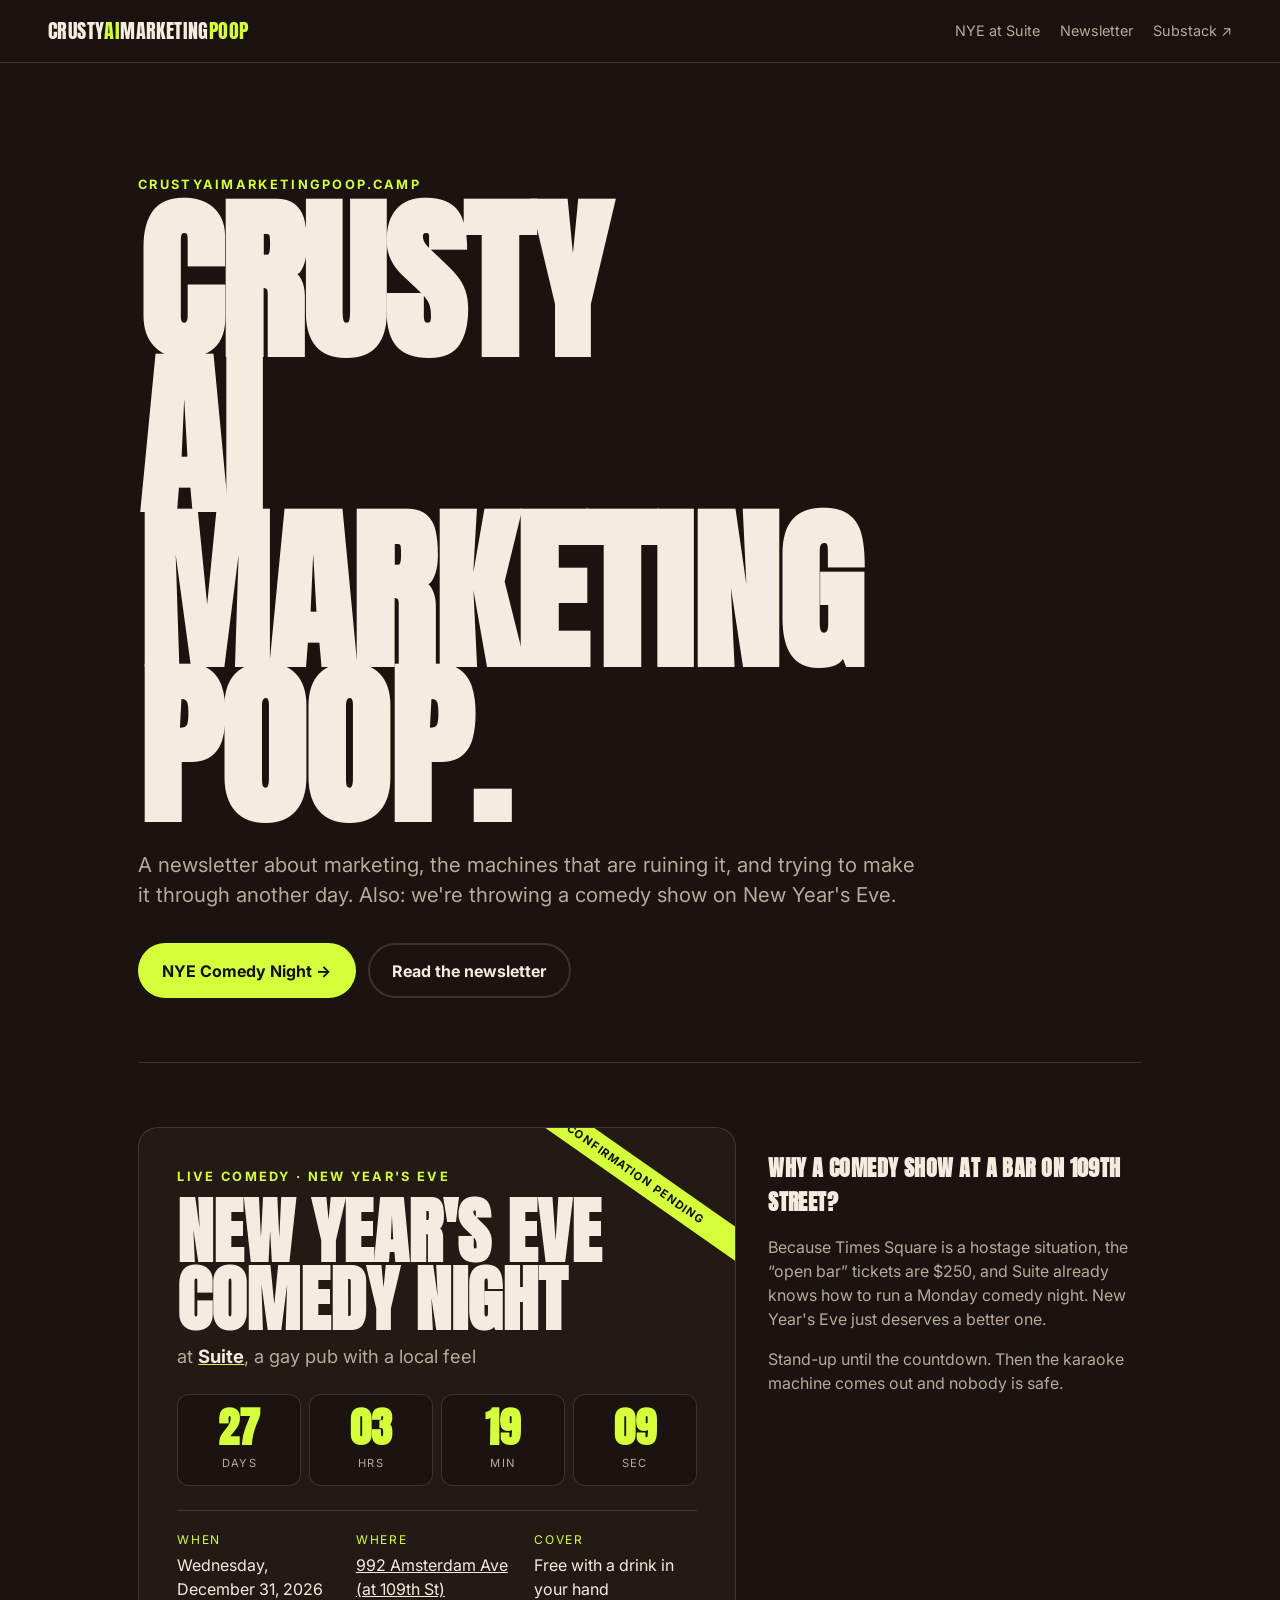
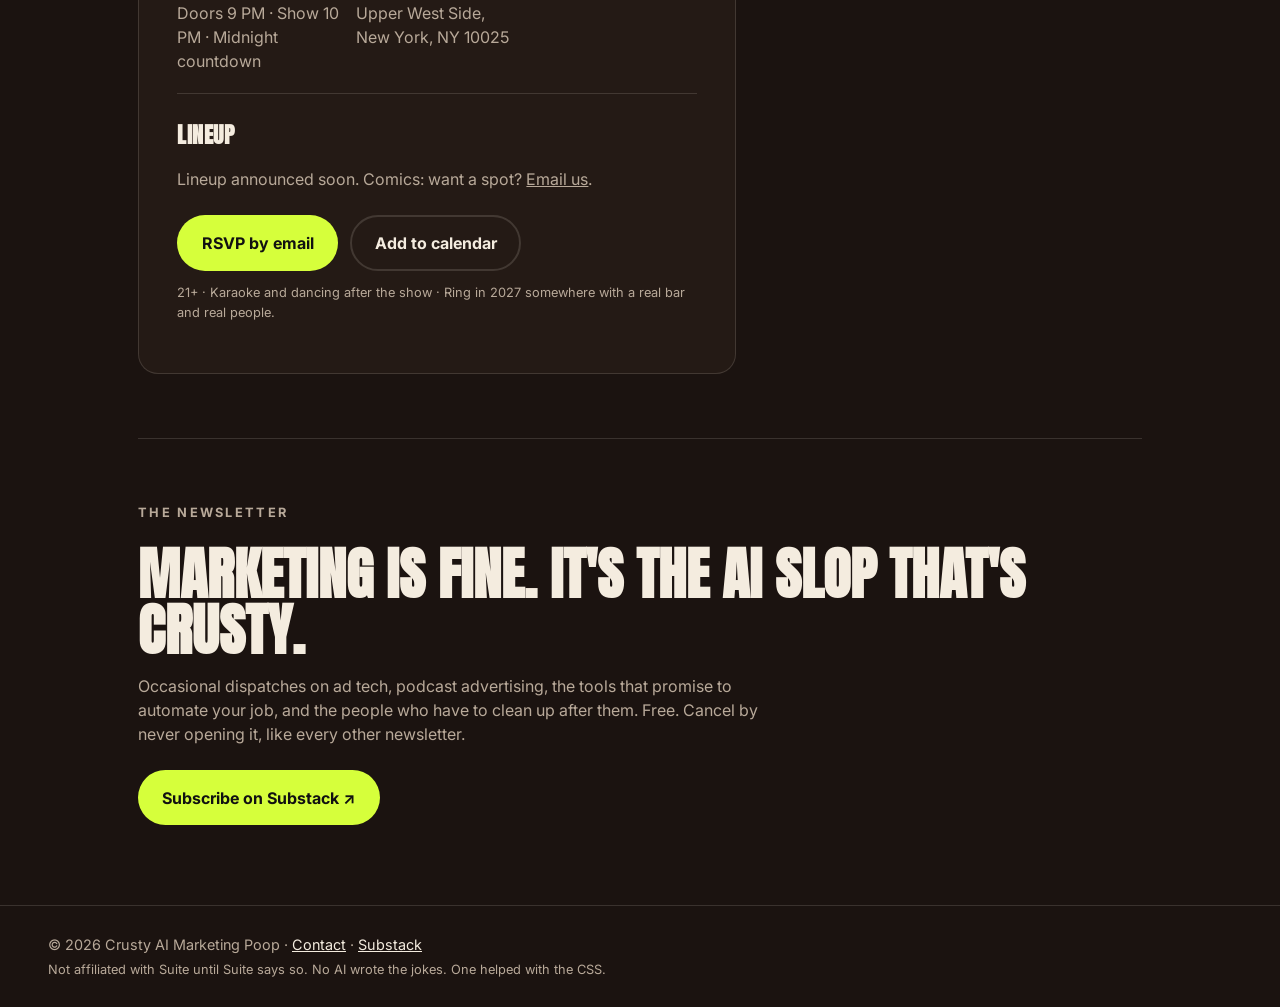
<file: index.html>
<!doctype html>
<html lang="en">
<head>
<meta charset="utf-8">
<meta name="viewport" content="width=device-width, initial-scale=1">
<title>Crusty AI Marketing Poop</title>
<meta name="description" content="Crusty AI Marketing Poop. A newsletter, a bad attitude, and a New Year's Eve comedy night at Suite on the Upper West Side.">
<meta property="og:title" content="Crusty AI Marketing Poop">
<meta property="og:description" content="New Year's Eve comedy night at Suite, Upper West Side. Plus the newsletter.">
<meta property="og:type" content="website">
<meta property="og:url" content="https://crustyaimarketingpoop.camp/">
<meta name="theme-color" content="#1b1310">
<link rel="icon" href="data:image/svg+xml,%3Csvg xmlns='http://www.w3.org/2000/svg' viewBox='0 0 100 100'%3E%3Ctext y='.9em' font-size='90'%3E%F0%9F%92%A9%3C/text%3E%3C/svg%3E">
<link rel="preconnect" href="https://fonts.googleapis.com">
<link rel="preconnect" href="https://fonts.gstatic.com" crossorigin>
<link href="https://fonts.googleapis.com/css2?family=Anton&family=Inter:wght@400;500;700&display=swap" rel="stylesheet">
<link rel="stylesheet" href="style.css">
</head>
<body>

<!-- ============================================================
     EDIT ME: everything that changes lives here.
     ============================================================ -->
<script>
window.SITE = {
  substackUrl: "https://anasidefromaside.substack.com",
  instagram: "",                       // e.g. "https://instagram.com/yourhandle" (leave "" to hide)
  contactEmail: "vickers621@gmail.com",

  event: {
    confirmed: false,                  // flip to true once Suite says yes
    title: "New Year's Eve Comedy Night",
    dateISO: "2026-12-31T21:00:00-05:00",   // doors/show start, ET
    dateText: "Wednesday, December 31, 2026",
    timeText: "Doors 9 PM · Show 10 PM · Midnight countdown",
    price: "Free with a drink in your hand",   // or "$20 advance / $25 door"
    ticketUrl: "",                     // Eventbrite / Partiful / Venmo link; "" = show RSVP-by-email
    venue: {
      name: "Suite",
      tagline: "A gay pub with a local feel",
      address: "992 Amsterdam Ave (at 109th St)",
      city: "Upper West Side, New York, NY 10025",
      mapsUrl: "https://maps.google.com/?q=Suite+992+Amsterdam+Ave+New+York+NY+10025",
      url: "https://suitenyc.com",
      phone: "(212) 222-4600"
    },
    lineup: [
      // { name: "Comic Name", credit: "Comedy Cellar, Netflix", url: "" },
    ]
  }
};
</script>

<header class="nav">
  <a class="brand" href="/">Crusty<span>AI</span>Marketing<span>Poop</span></a>
  <nav>
    <a href="#nye">NYE at Suite</a>
    <a href="#newsletter">Newsletter</a>
    <a id="nav-substack" href="#" target="_blank" rel="noopener">Substack ↗</a>
  </nav>
</header>

<main>

<section class="hero">
  <p class="kicker">crustyaimarketingpoop.camp</p>
  <h1>Crusty<br>AI<br>Marketing<br>Poop.</h1>
  <p class="lede">A newsletter about marketing, the machines that are ruining it, and trying to make it through another day. Also: we're throwing a comedy show on New Year's Eve.</p>
  <div class="cta-row">
    <a class="btn btn-primary" href="#nye">NYE Comedy Night →</a>
    <a class="btn btn-ghost" id="hero-substack" href="#" target="_blank" rel="noopener">Read the newsletter</a>
  </div>
</section>

<section id="nye" class="event">
  <div class="event-card">
    <div id="pending-ribbon" class="ribbon" hidden>Venue confirmation pending</div>

    <p class="kicker">Live comedy · New Year's Eve</p>
    <h2 id="ev-title">New Year's Eve Comedy Night</h2>
    <p class="event-sub">at <a id="ev-venue-link" href="#" target="_blank" rel="noopener"><strong id="ev-venue">Suite</strong></a>, <span id="ev-venue-tagline"></span></p>

    <div class="countdown" aria-live="polite">
      <div><b id="cd-d">--</b><span>days</span></div>
      <div><b id="cd-h">--</b><span>hrs</span></div>
      <div><b id="cd-m">--</b><span>min</span></div>
      <div><b id="cd-s">--</b><span>sec</span></div>
    </div>

    <dl class="facts">
      <div><dt>When</dt><dd><span id="ev-date"></span><br><span id="ev-time" class="muted"></span></dd></div>
      <div><dt>Where</dt><dd><a id="ev-map" href="#" target="_blank" rel="noopener"><span id="ev-address"></span></a><br><span id="ev-city" class="muted"></span></dd></div>
      <div><dt>Cover</dt><dd id="ev-price"></dd></div>
    </dl>

    <div class="lineup">
      <h3>Lineup</h3>
      <ul id="lineup"></ul>
      <p id="lineup-empty" class="muted">Lineup announced soon. Comics: want a spot? <a id="lineup-email" href="#">Email us</a>.</p>
    </div>

    <div class="cta-row">
      <a id="ev-cta" class="btn btn-primary" href="#">RSVP</a>
      <a id="ev-cal" class="btn btn-ghost" href="#" download="nye-comedy-night-suite.ics">Add to calendar</a>
    </div>
    <p class="fine">21+ · Karaoke and dancing after the show · Ring in 2027 somewhere with a real bar and real people.</p>
  </div>

  <aside class="why">
    <h3>Why a comedy show at a bar on 109th Street?</h3>
    <p>Because Times Square is a hostage situation, the “open bar” tickets are $250, and Suite already knows how to run a Monday comedy night. New Year's Eve just deserves a better one.</p>
    <p>Stand-up until the countdown. Then the karaoke machine comes out and nobody is safe.</p>
  </aside>
</section>

<section id="newsletter" class="newsletter">
  <div>
    <p class="kicker">The newsletter</p>
    <h2>Marketing is fine. It's the AI slop that's crusty.</h2>
    <p>Occasional dispatches on ad tech, podcast advertising, the tools that promise to automate your job, and the people who have to clean up after them. Free. Cancel by never opening it, like every other newsletter.</p>
    <a class="btn btn-primary" id="nl-substack" href="#" target="_blank" rel="noopener">Subscribe on Substack ↗</a>
  </div>
</section>

</main>

<footer>
  <p>© <span id="year"></span> Crusty AI Marketing Poop · <a id="foot-email" href="#">Contact</a> · <a id="foot-substack" href="#" target="_blank" rel="noopener">Substack</a> <span id="foot-ig-wrap" hidden>· <a id="foot-ig" href="#" target="_blank" rel="noopener">Instagram</a></span></p>
  <p class="fine">Not affiliated with Suite until Suite says so. No AI wrote the jokes. One helped with the CSS.</p>
</footer>

<script src="site.js"></script>
</body>
</html>
</file>
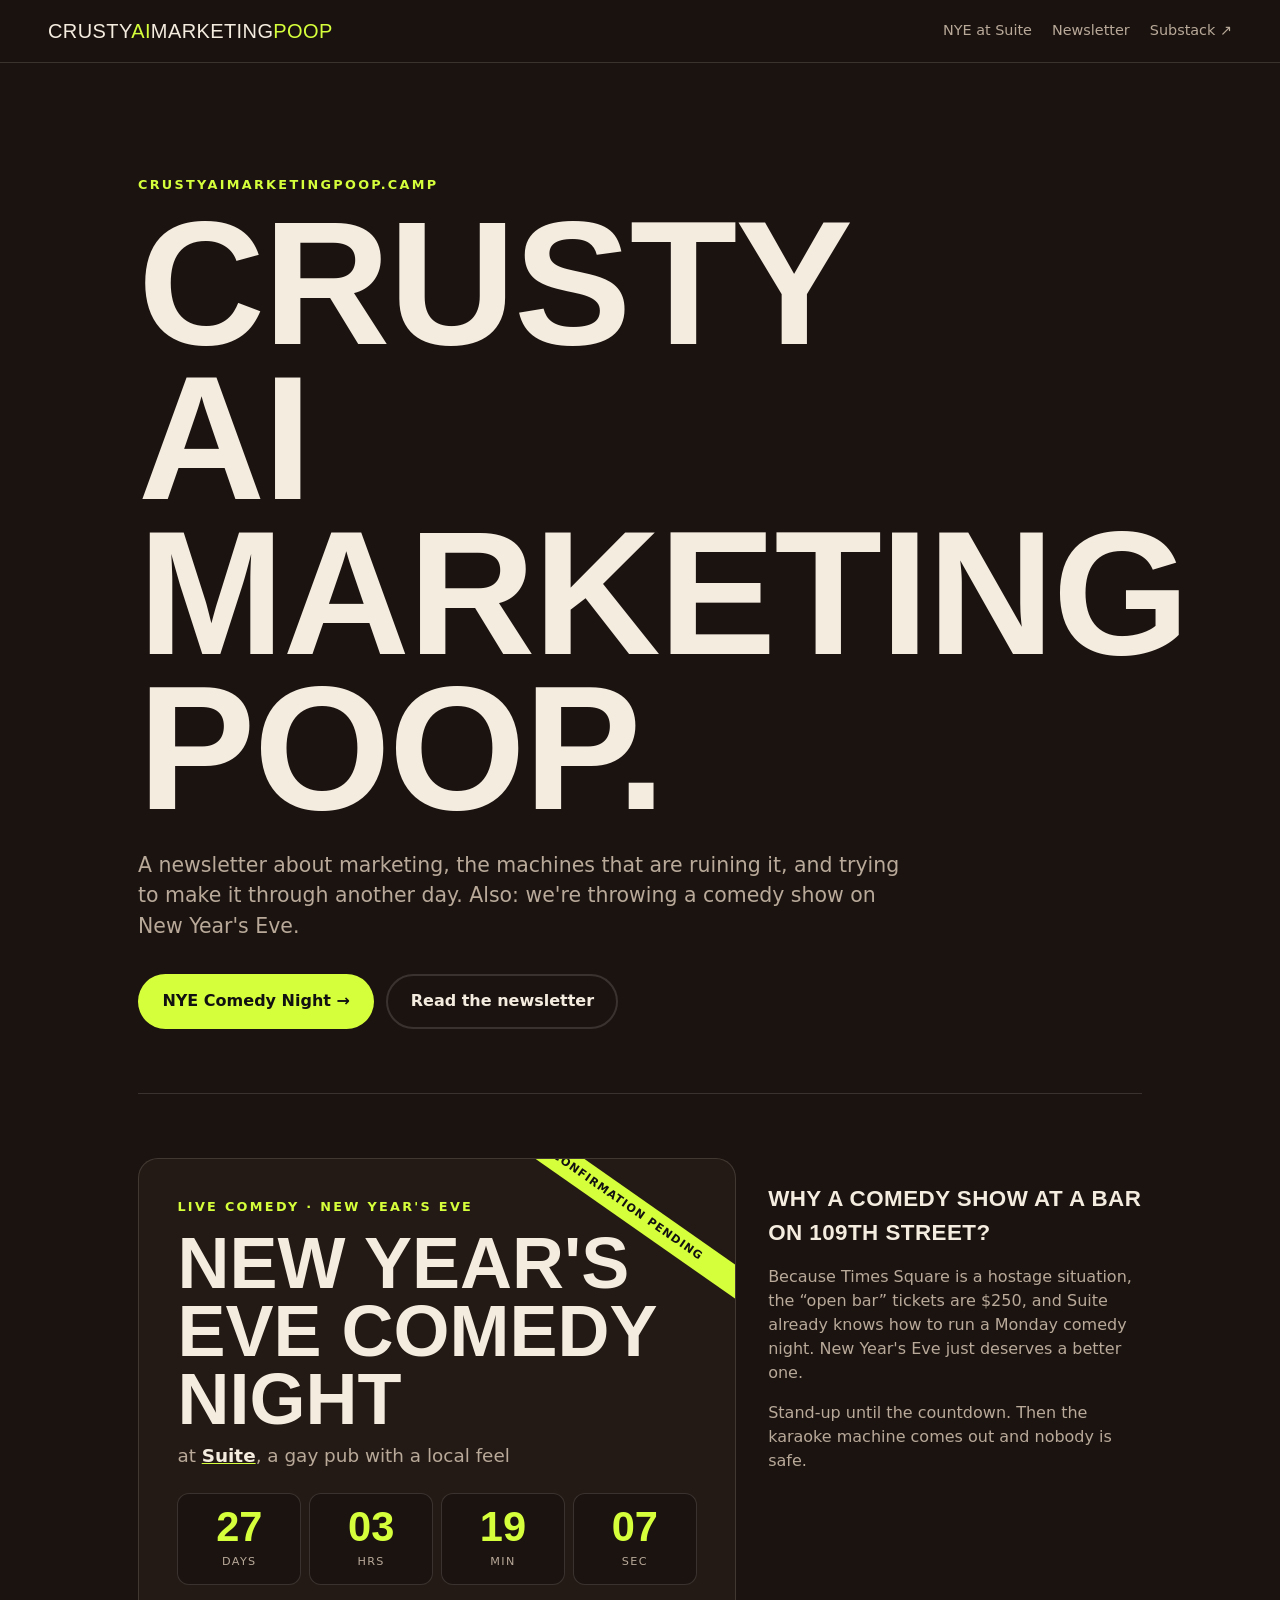
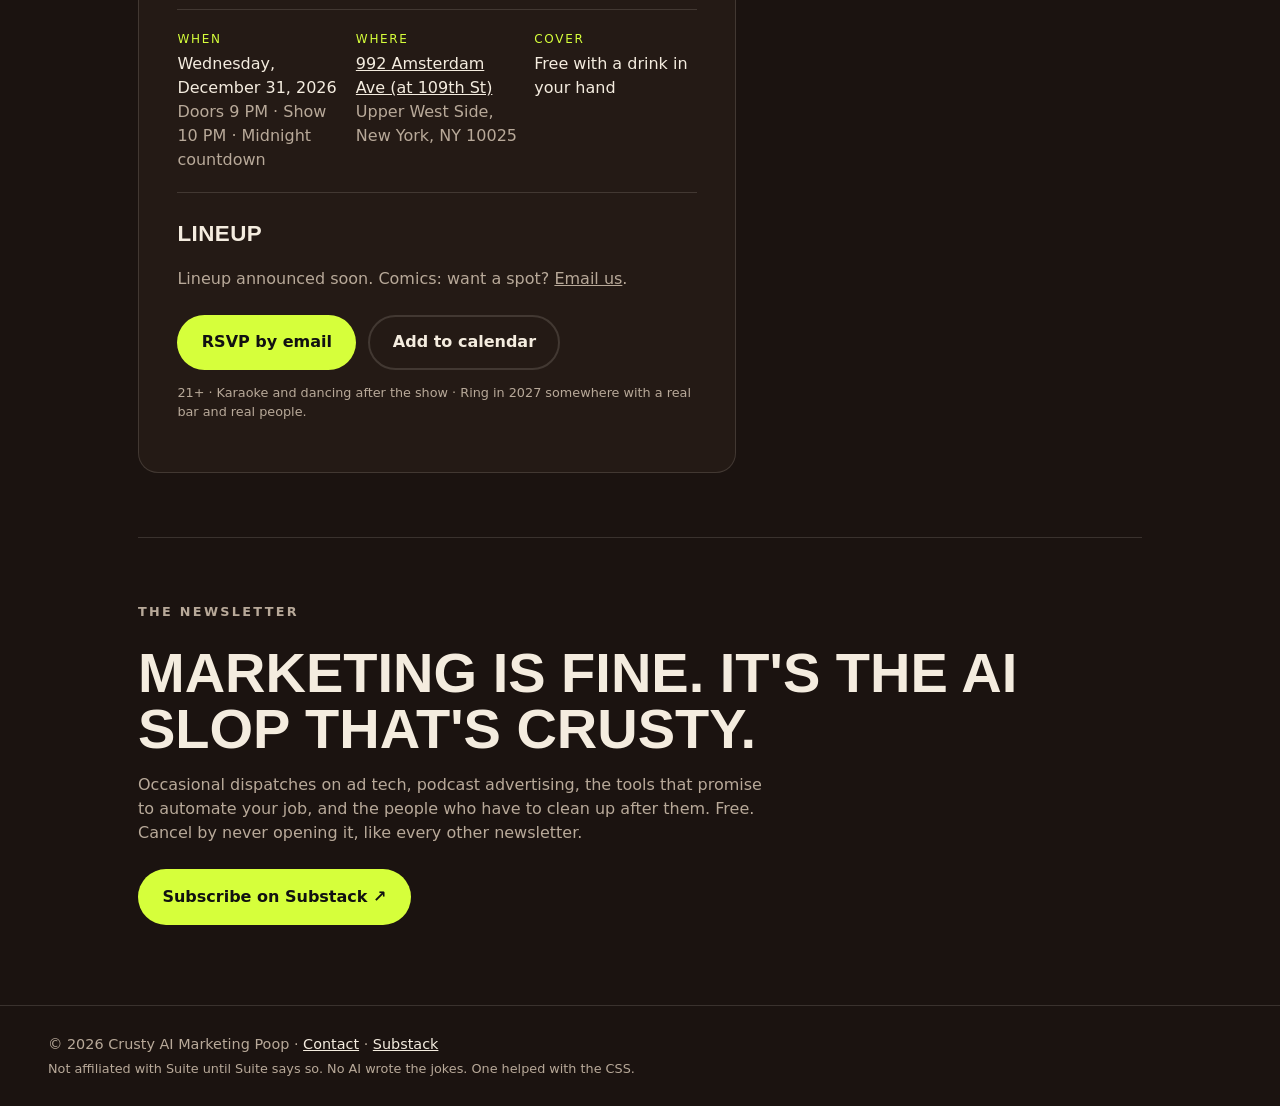
<file: nye/index.html>
<!doctype html><html lang="en"><head><meta charset="utf-8"><title>NYE Comedy Night at Suite</title>
<meta http-equiv="refresh" content="0; url=/#nye"><link rel="canonical" href="https://crustyaimarketingpoop.camp/#nye">
<meta property="og:title" content="New Year's Eve Comedy Night at Suite"><meta property="og:description" content="Stand-up until midnight at Suite, 992 Amsterdam Ave, Upper West Side. Dec 31, 2026.">
</head><body><p>Redirecting to <a href="/#nye">the show</a>…</p></body></html>
</file>
<file: style.css>
:root{
  --bg:#1b1310; --bg-2:#241a15; --ink:#f4ecdf; --muted:#b8a999;
  --acid:#d6ff3b; --acid-ink:#111; --line:rgba(244,236,223,.14);
  --display:"Anton",Impact,"Arial Narrow Bold",sans-serif;
  --body:"Inter",system-ui,-apple-system,Segoe UI,Roboto,sans-serif;
}
*{box-sizing:border-box}
html{scroll-behavior:smooth}
body{margin:0;background:var(--bg);color:var(--ink);font-family:var(--body);line-height:1.5;-webkit-font-smoothing:antialiased}
a{color:inherit}
img{max-width:100%}
.kicker{font-size:.8rem;letter-spacing:.18em;text-transform:uppercase;color:var(--acid);margin:0 0 .75rem;font-weight:700}
.muted{color:var(--muted)}
.fine{font-size:.8rem;color:var(--muted)}

.nav{display:flex;justify-content:space-between;align-items:center;gap:1rem;padding:1rem clamp(1rem,4vw,3rem);border-bottom:1px solid var(--line);position:sticky;top:0;background:rgba(27,19,16,.9);backdrop-filter:blur(8px);z-index:10}
.brand{font-family:var(--display);font-size:1.25rem;letter-spacing:.02em;text-decoration:none;text-transform:uppercase}
.brand span{color:var(--acid)}
.nav nav{display:flex;gap:1.25rem;font-size:.9rem}
.nav nav a{text-decoration:none;color:var(--muted)}
.nav nav a:hover{color:var(--ink)}
@media (max-width:600px){.nav nav a:not(:first-child){display:none}}

main{max-width:1100px;margin:0 auto;padding:0 clamp(1rem,4vw,3rem)}

.hero{padding:clamp(3rem,10vw,7rem) 0 clamp(2rem,6vw,4rem)}
.hero h1{font-family:var(--display);font-size:clamp(4rem,15vw,11rem);line-height:.88;margin:0 0 1.5rem;text-transform:uppercase;letter-spacing:-.01em}
.hero h1::selection{background:var(--acid);color:var(--acid-ink)}
.lede{font-size:clamp(1.05rem,1.6vw,1.35rem);max-width:38em;color:var(--muted);margin:0 0 2rem}

.btn{display:inline-block;padding:.85rem 1.4rem;border-radius:999px;font-weight:700;text-decoration:none;border:2px solid transparent;transition:transform .08s ease}
.btn:active{transform:scale(.98)}
.btn-primary{background:var(--acid);color:var(--acid-ink)}
.btn-primary:hover{filter:brightness(1.08)}
.btn-ghost{border-color:var(--line);color:var(--ink)}
.btn-ghost:hover{border-color:var(--ink)}
.cta-row{display:flex;flex-wrap:wrap;gap:.75rem;margin:1.5rem 0 0}

.event{display:grid;grid-template-columns:minmax(0,1.6fr) minmax(0,1fr);gap:2rem;padding:clamp(2rem,6vw,4rem) 0;border-top:1px solid var(--line)}
@media (max-width:820px){.event{grid-template-columns:1fr}}
.event-card{position:relative;background:var(--bg-2);border:1px solid var(--line);border-radius:20px;padding:clamp(1.25rem,3vw,2.5rem);overflow:hidden}
.ribbon{position:absolute;top:1.1rem;right:-3.2rem;transform:rotate(35deg);background:var(--acid);color:var(--acid-ink);font-size:.7rem;font-weight:700;letter-spacing:.1em;text-transform:uppercase;padding:.35rem 4rem}
.event h2{font-family:var(--display);font-size:clamp(2.4rem,6vw,4.5rem);line-height:.95;margin:0 0 .5rem;text-transform:uppercase}
.event-sub{font-size:1.15rem;margin:0 0 1.5rem;color:var(--muted)}
.event-sub a{color:var(--ink);text-decoration-color:var(--acid)}

.countdown{display:grid;grid-template-columns:repeat(4,1fr);gap:.5rem;margin:0 0 1.5rem}
.countdown div{background:var(--bg);border:1px solid var(--line);border-radius:12px;padding:.75rem .25rem;text-align:center}
.countdown b{display:block;font-family:var(--display);font-size:clamp(1.6rem,4vw,2.6rem);line-height:1;color:var(--acid)}
.countdown span{font-size:.7rem;letter-spacing:.12em;text-transform:uppercase;color:var(--muted)}

.facts{display:grid;grid-template-columns:repeat(3,1fr);gap:1rem;margin:0 0 1.5rem;padding:1.25rem 0;border-top:1px solid var(--line);border-bottom:1px solid var(--line)}
@media (max-width:560px){.facts{grid-template-columns:1fr}}
.facts dt{font-size:.75rem;letter-spacing:.14em;text-transform:uppercase;color:var(--acid);margin:0 0 .25rem}
.facts dd{margin:0}

.lineup h3,.why h3{font-family:var(--display);text-transform:uppercase;letter-spacing:.02em;font-size:1.4rem;margin:0 0 .5rem}
.lineup ul{list-style:none;padding:0;margin:0}
.lineup li{padding:.5rem 0;border-bottom:1px dashed var(--line)}
.lineup li b{display:block}
.lineup li small{color:var(--muted)}

.why{align-self:start;padding:clamp(1rem,2vw,1.5rem) 0}
.why p{color:var(--muted)}

.newsletter{padding:clamp(2rem,6vw,4rem) 0 clamp(3rem,8vw,5rem);border-top:1px solid var(--line)}
.newsletter h2{font-family:var(--display);font-size:clamp(2rem,5vw,3.5rem);line-height:1;text-transform:uppercase;margin:0 0 1rem;max-width:18em}
.newsletter p{max-width:40em;color:var(--muted);margin:0 0 1.5rem}

footer{border-top:1px solid var(--line);padding:1.5rem clamp(1rem,4vw,3rem);font-size:.9rem;color:var(--muted)}
footer p{margin:.25rem 0}
footer a{color:var(--ink)}
</file>
